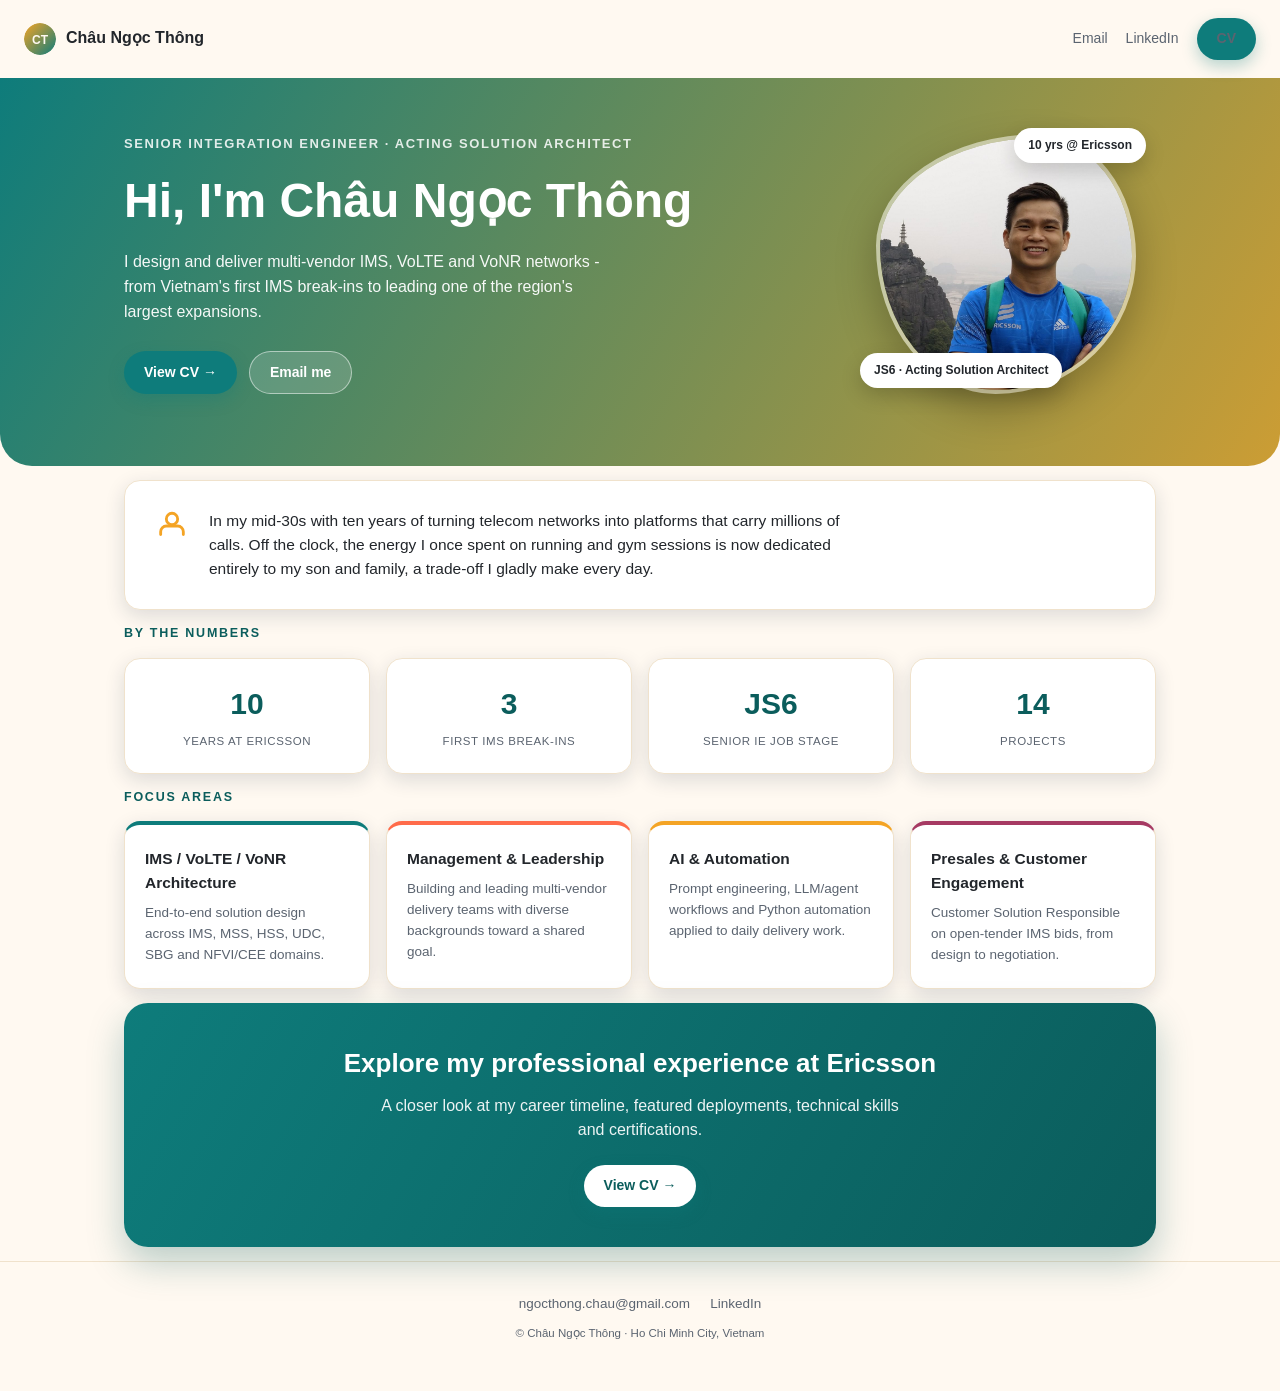
<file: index.html>
<!DOCTYPE html>
<html lang="en">
<head>
<meta charset="UTF-8">
<meta name="viewport" content="width=device-width, initial-scale=1.0">
<title>Ch&#226;u Ng&#7885;c Th&#244;ng - Senior Integration Engineer, Acting Solution Architect</title>
<meta name="description" content="Personal portfolio of Ch&#226;u Ng&#7885;c Th&#244;ng, Senior Integration Engineer (JS6) and acting Solution Architect at Ericsson Vietnam specializing in IMS, VoLTE and VoNR network delivery.">
<link rel="icon" href="assets/favicon.svg" type="image/svg+xml">
<link rel="stylesheet" href="css/style.css">
</head>
<body>

<nav class="nav">
  <a class="nav-brand" href="index.html">
    <img src="assets/favicon.svg" alt="">
    Ch&#226;u Ng&#7885;c Th&#244;ng
  </a>
  <div class="nav-links">
    <a href="mailto:ngocthong.chau@gmail.com" aria-label="Email">Email</a>
    <a href="https://www.linkedin.com/in/thong-chau-571890137" target="_blank" rel="noopener">LinkedIn</a>
    <a class="btn btn-primary" href="resume/internal.html">CV</a>
  </div>
</nav>

<header class="hero">
  <div class="container hero-grid">
    <div>
      <div class="hero-eyebrow">Senior Integration Engineer &middot; Acting Solution Architect</div>
      <h1>Hi, I'm Ch&#226;u Ng&#7885;c Th&#244;ng</h1>
      <p class="lede">I design and deliver multi-vendor <span class="acr" data-tip="IP Multimedia Subsystem" tabindex="0">IMS</span>, <span class="acr" data-tip="Voice over LTE" tabindex="0">VoLTE</span> and <span class="acr" data-tip="Voice over New Radio (5G voice)" tabindex="0">VoNR</span> networks - from Vietnam's first IMS break-ins to leading one of the region's largest expansions.</p>
      <div class="hero-ctas">
        <a class="btn btn-primary" href="resume/internal.html">View CV &rarr;</a>
        <a class="btn btn-ghost" href="mailto:ngocthong.chau@gmail.com" style="background:rgba(255,255,255,.15);color:#fff;border-color:rgba(255,255,255,.5);">Email me</a>
      </div>
    </div>
    <div class="hero-photo-wrap">
      <img class="hero-photo" src="assets/photo-hero.jpg" alt="Ch&#226;u Ng&#7885;c Th&#244;ng smiling outdoors">
      <span class="badge-float b1">10 yrs @ Ericsson</span>
      <span class="badge-float b2">JS6 &middot; Acting Solution Architect</span>
    </div>
  </div>
</header>

<section class="container" data-animate>
  <div class="bio-card">
    <svg viewBox="0 0 24 24" fill="none" stroke="currentColor" stroke-width="2" stroke-linecap="round" stroke-linejoin="round"><path d="M4 18v-2a4 4 0 0 1 4-4h8a4 4 0 0 1 4 4v2"/><circle cx="12" cy="7" r="4"/></svg>
    <p>In my mid-30s with ten years of turning telecom networks into platforms that carry millions of calls. Off the clock, the energy I once spent on running and gym sessions is now dedicated entirely to my son and family, a trade-off I gladly make every day.</p>
  </div>
</section>

<section class="container" data-animate>
  <div class="section-eyebrow">By the Numbers</div>
  <div class="stats">
    <div class="stat-card"><div class="stat-num" data-count-to="10">10</div><div class="stat-cap">Years at Ericsson</div></div>
    <div class="stat-card"><div class="stat-num" data-count-to="3">3</div><div class="stat-cap">First IMS Break-ins</div></div>
    <div class="stat-card"><div class="stat-num">JS6</div><div class="stat-cap">Senior <span class="acr" data-tip="Integration Engineer" tabindex="0">IE</span> Job Stage</div></div>
    <div class="stat-card"><div class="stat-num" data-count-to="14">14</div><div class="stat-cap">Projects</div></div>
  </div>
</section>

<section class="container" data-animate>
  <div class="section-eyebrow">Focus Areas</div>
  <div class="focus-grid">
    <div class="focus-card">
      <h3>IMS / VoLTE / VoNR Architecture</h3>
      <p>End-to-end solution design across IMS, <span class="acr" data-tip="Mobile Softswitch Solution" tabindex="0">MSS</span>, <span class="acr" data-tip="Home Subscriber Server" tabindex="0">HSS</span>, <span class="acr" data-tip="User Data Consolidation" tabindex="0">UDC</span>, <span class="acr" data-tip="Session Border Gateway" tabindex="0">SBG</span> and <span class="acr" data-tip="Network Functions Virtualization Infrastructure / Cloud Execution Environment" tabindex="0">NFVI/CEE</span> domains.</p>
    </div>
    <div class="focus-card">
      <h3>Management & Leadership</h3>
      <p>Building and leading multi-vendor delivery teams with diverse backgrounds toward a shared goal.</p>
    </div>
    <div class="focus-card">
      <h3>AI &amp; Automation</h3>
      <p>Prompt engineering, <span class="acr" data-tip="Large Language Model" tabindex="0">LLM</span>/agent workflows and Python automation applied to daily delivery work.</p>
    </div>
    <div class="focus-card">
      <h3>Presales &amp; Customer Engagement</h3>
      <p>Customer Solution Responsible on open-tender IMS bids, from design to negotiation.</p>
    </div>
  </div>
</section>

<section class="container" data-animate>
  <div class="cv-banner">
    <h2>Explore my professional experience at Ericsson</h2>
    <p>A closer look at my career timeline, featured deployments, technical skills and certifications.</p>
    <a class="btn btn-primary" href="resume/internal.html">View CV &rarr;</a>
  </div>
</section>

<footer class="site-footer">
  <div class="foot-links">
    <a href="mailto:ngocthong.chau@gmail.com">ngocthong.chau@gmail.com</a>
    <a href="https://www.linkedin.com/in/thong-chau-571890137" target="_blank" rel="noopener">LinkedIn</a>
    <!-- TODO: add GitHub profile URL, see CLAUDE.md -->
  </div>
  <div class="foot-note">&copy; Ch&#226;u Ng&#7885;c Th&#244;ng &middot; Ho Chi Minh City, Vietnam</div>
</footer>

<script src="js/main.js" defer></script>
</body>
</html>
</file>
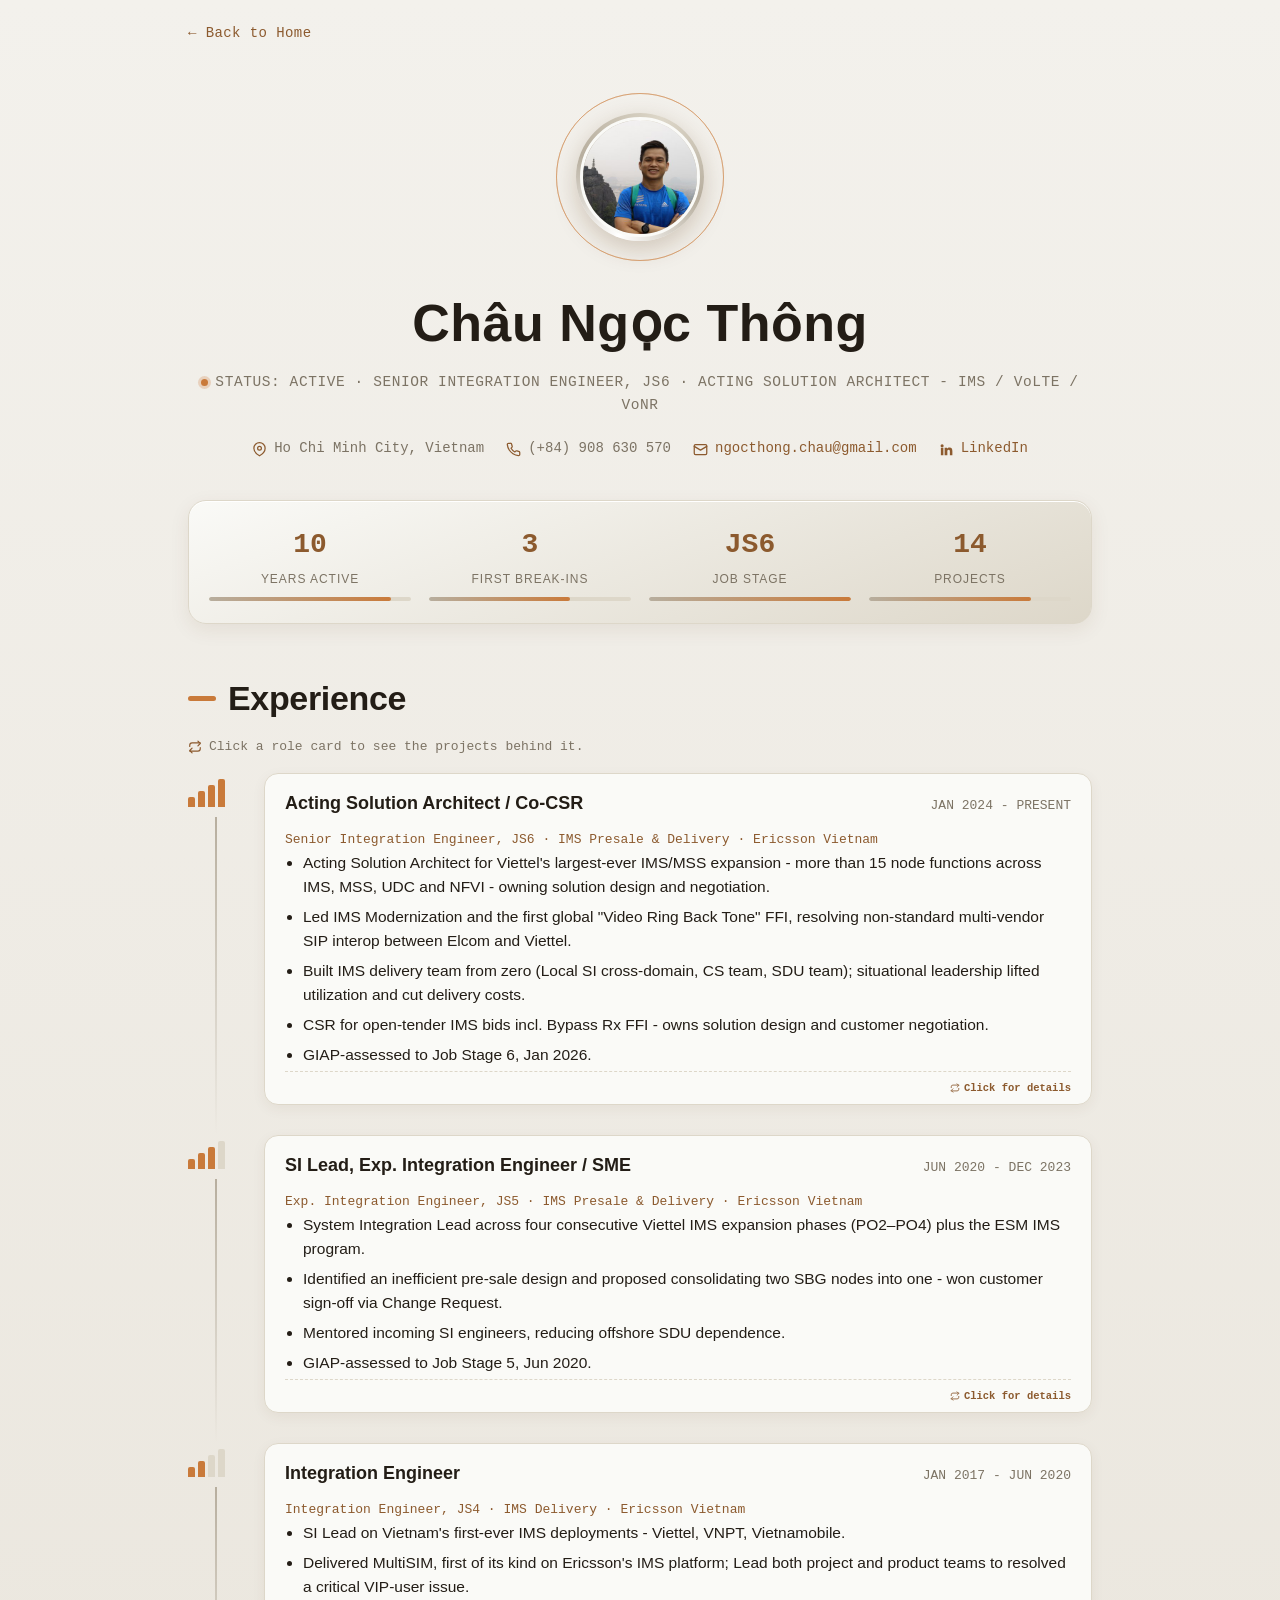
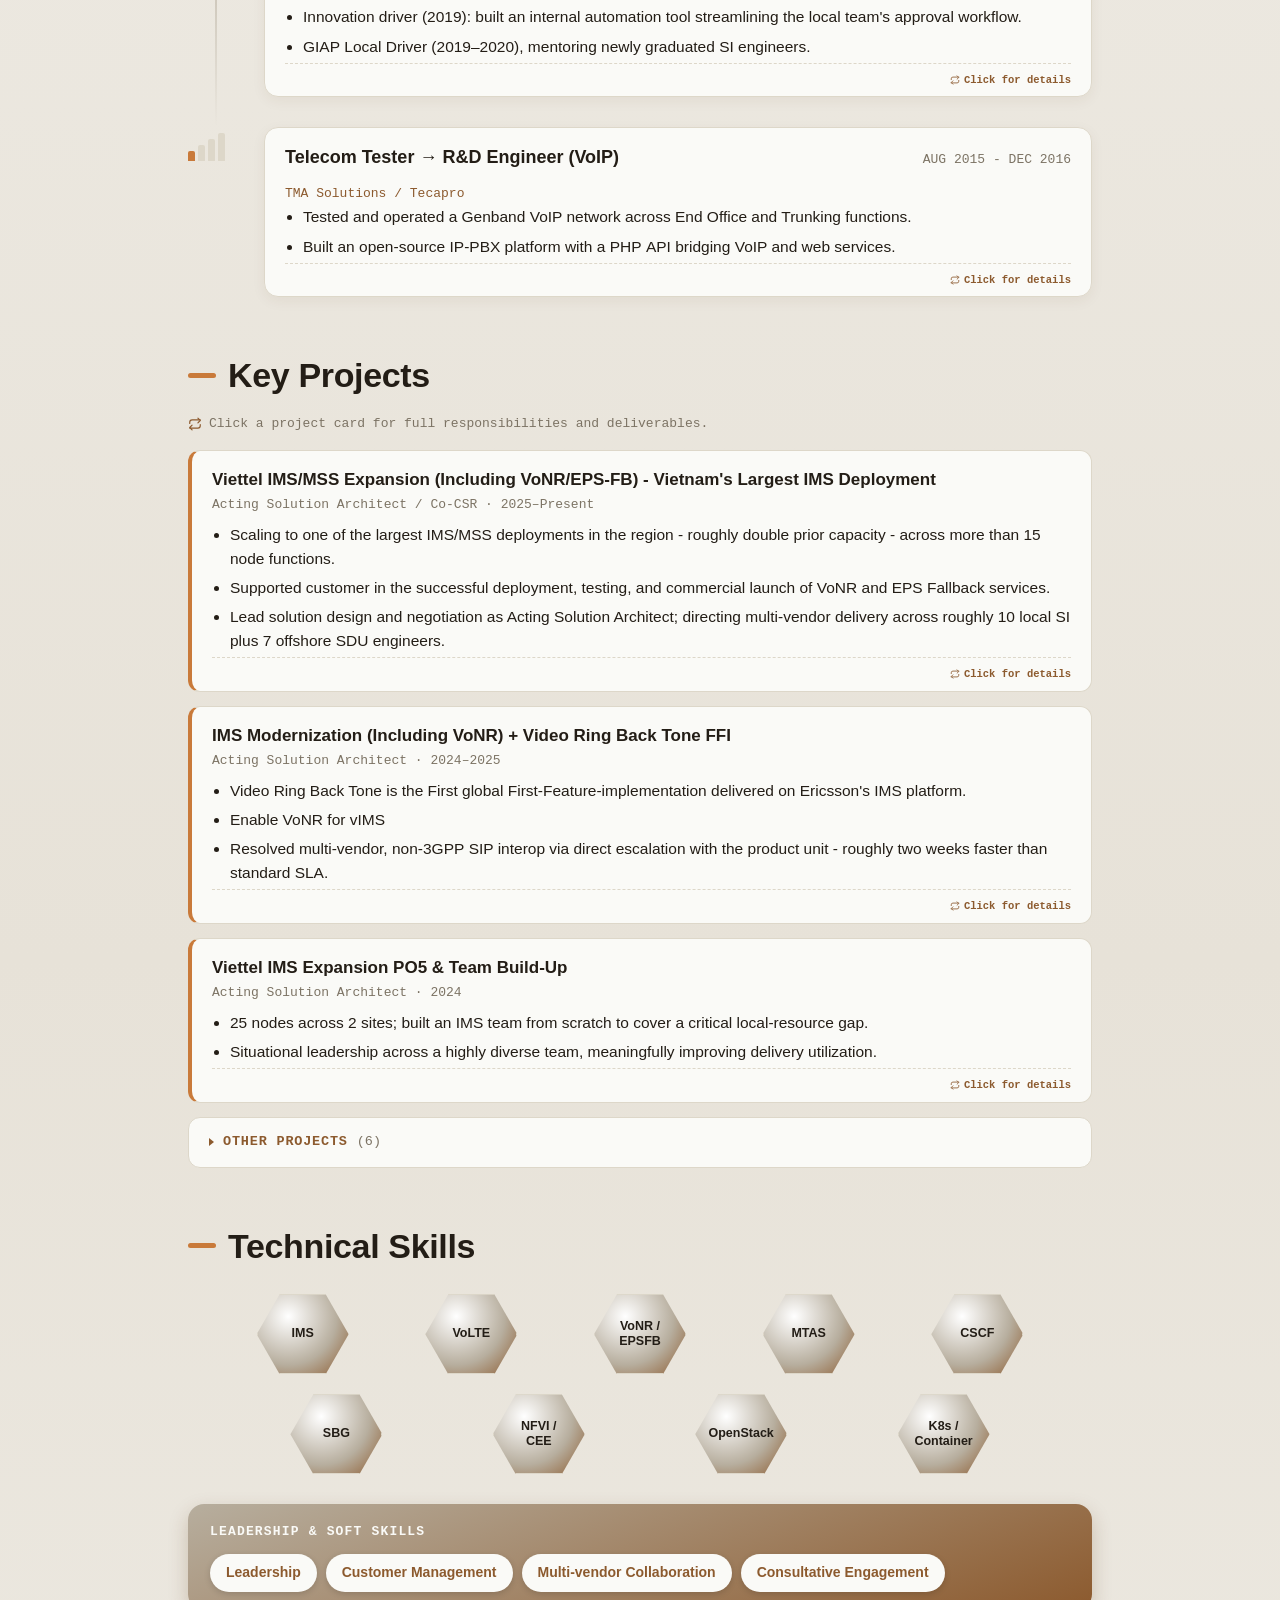
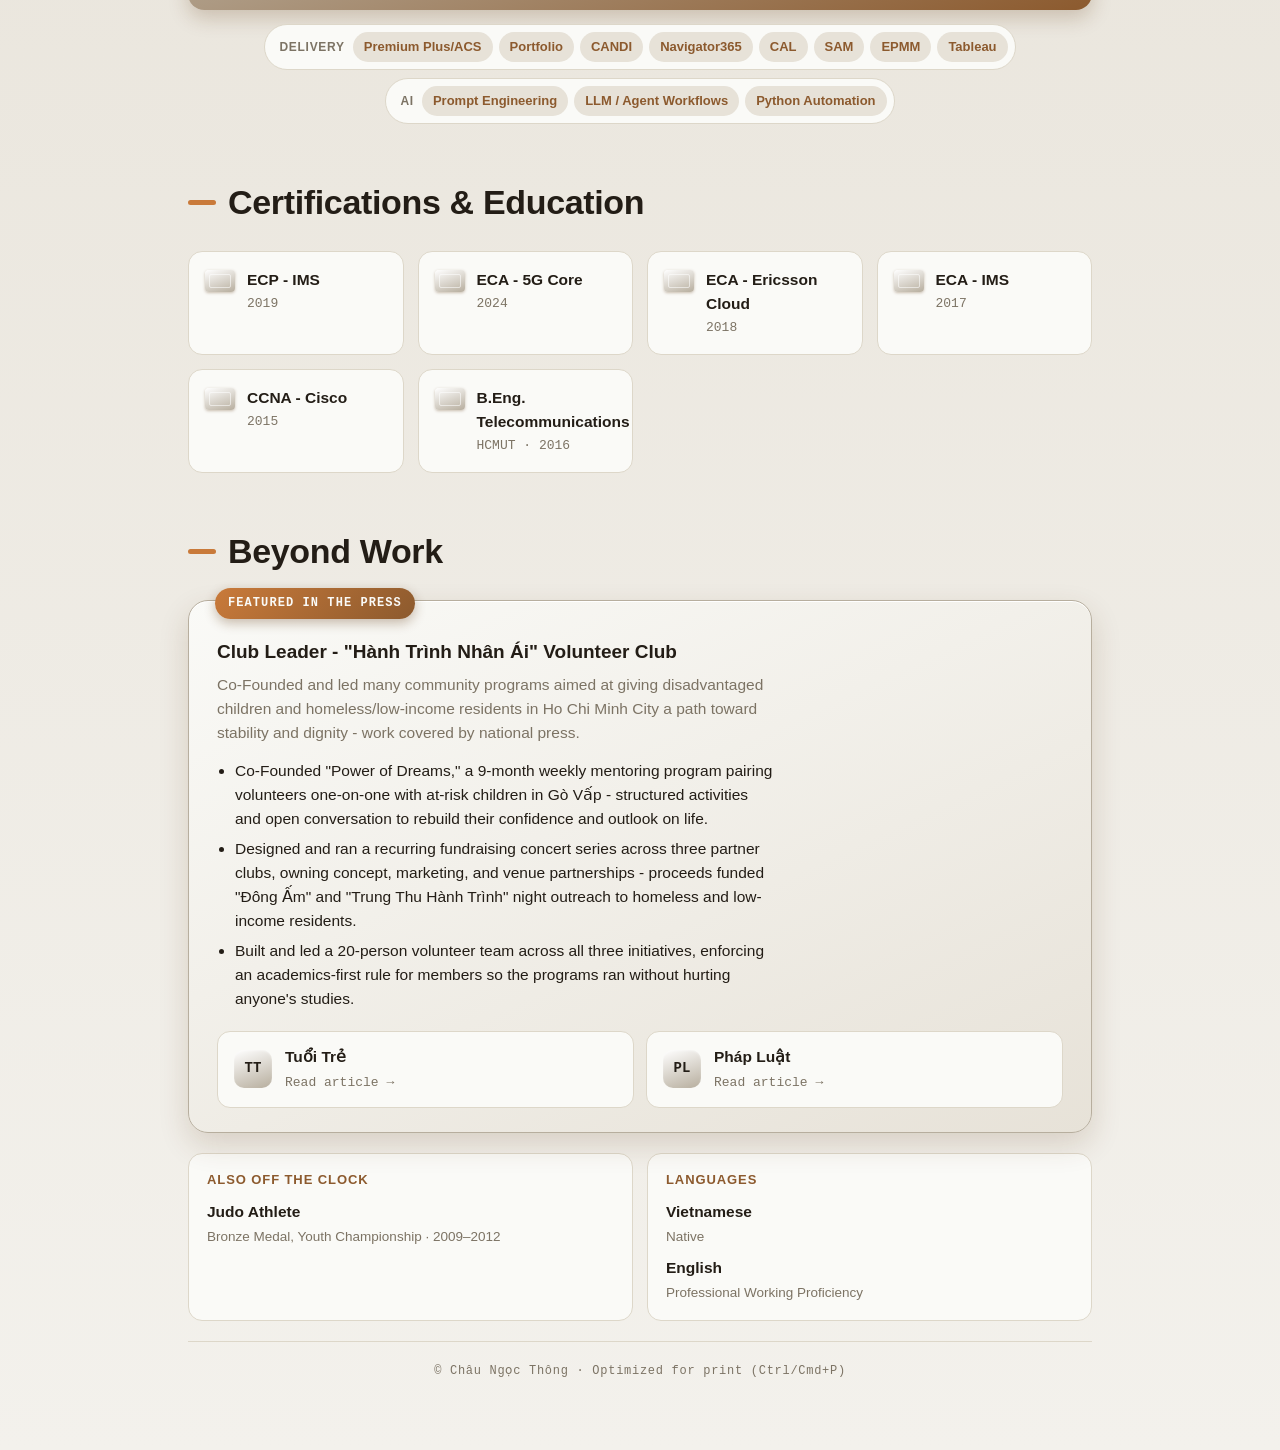
<file: resume/internal.html>
<!DOCTYPE html>
<html lang="en">
<head>
<meta charset="UTF-8">
<meta name="viewport" content="width=device-width, initial-scale=1.0">
<title>Ch&#226;u Ng&#7885;c Th&#244;ng - Senior Integration Engineer, Acting Solution Architect</title>
<meta name="description" content="Senior Integration Engineer (JS6), acting Solution Architect at Ericsson Vietnam - IMS, VoLTE and VoNR network delivery, career history and technical skills.">
<link rel="icon" href="../assets/favicon.svg" type="image/svg+xml">
<link rel="stylesheet" href="../css/internal.css">
</head>
<body>

<div class="crumb"><a href="../index.html">&larr; Back to Home</a></div>

<main class="wrap">

  <div class="hero">
    <div class="radar">
      <div class="radar-ring r1"></div>
      <div class="radar-ring r2"></div>
      <div class="radar-ring r3"></div>
      <div class="photo-chrome">
        <img src="../assets/photo-avatar.jpg" alt="Ch&#226;u Ng&#7885;c Th&#244;ng" width="128" height="128">
      </div>
    </div>
    <h1 class="name">Ch&#226;u Ng&#7885;c Th&#244;ng</h1>
    <div class="status-line"><span class="status-dot"></span>STATUS: ACTIVE &middot; SENIOR INTEGRATION ENGINEER, <span class="acr" data-tip="Job Stage 6" tabindex="0">JS6</span> &middot; ACTING SOLUTION ARCHITECT - <span class="acr" data-tip="IP Multimedia Subsystem" tabindex="0">IMS</span> / <span class="acr" data-tip="Voice over LTE" tabindex="0">VoLTE</span> / <span class="acr" data-tip="Voice over New Radio (5G voice)" tabindex="0">VoNR</span></div>
    <div class="hero-contact">
      <span class="hero-contact-item">
        <svg viewBox="0 0 24 24" fill="none" stroke="currentColor" stroke-width="2" stroke-linecap="round" stroke-linejoin="round"><path d="M21 10c0 7-9 12-9 12s-9-5-9-12a9 9 0 0 1 18 0z"/><circle cx="12" cy="10" r="3"/></svg>
        Ho Chi Minh City, Vietnam
      </span>
      <span class="hero-contact-item">
        <svg viewBox="0 0 24 24" fill="none" stroke="currentColor" stroke-width="2" stroke-linecap="round" stroke-linejoin="round"><path d="M22 16.92v3a2 2 0 0 1-2.18 2 19.79 19.79 0 0 1-8.63-3.07 19.5 19.5 0 0 1-6-6 19.79 19.79 0 0 1-3.07-8.67A2 2 0 0 1 4.11 2h3a2 2 0 0 1 2 1.72c.13.96.36 1.9.7 2.81a2 2 0 0 1-.45 2.11L8.09 9.91a16 16 0 0 0 6 6l1.27-1.27a2 2 0 0 1 2.11-.45c.91.34 1.85.57 2.81.7A2 2 0 0 1 22 16.92z"/></svg>
        (+84) 908 630 570
      </span>
      <a class="hero-contact-item" href="mailto:ngocthong.chau@gmail.com">
        <svg viewBox="0 0 24 24" fill="none" stroke="currentColor" stroke-width="2" stroke-linecap="round" stroke-linejoin="round"><rect x="2" y="4" width="20" height="16" rx="2"/><path d="m2 7 10 6 10-6"/></svg>
        ngocthong.chau@gmail.com
      </a>
      <a class="hero-contact-item" href="https://www.linkedin.com/in/thong-chau-571890137" target="_blank" rel="noopener">
        <svg viewBox="0 0 24 24" fill="currentColor"><path d="M4.98 3.5a2.5 2.5 0 1 1 0 5 2.5 2.5 0 0 1 0-5zM3 9h4v12H3zM9 9h3.8v1.7h.05c.53-1 1.83-2.05 3.77-2.05 4.03 0 4.78 2.65 4.78 6.1V21h-4v-5.6c0-1.34-.02-3.06-1.87-3.06-1.87 0-2.16 1.46-2.16 2.96V21H9z"/></svg>
        LinkedIn
      </a>
    </div>
  </div>

  <div class="stat-panel">
    <div class="stat-item"><div class="stat-num">10</div><div class="stat-label">Years Active</div><div class="meter"><i style="width:90%"></i></div></div>
    <div class="stat-item"><div class="stat-num">3</div><div class="stat-label">First Break-ins</div><div class="meter"><i style="width:70%"></i></div></div>
    <div class="stat-item"><div class="stat-num">JS6</div><div class="stat-label">Job Stage</div><div class="meter"><i style="width:100%"></i></div></div>
    <div class="stat-item"><div class="stat-num">14</div><div class="stat-label">Projects</div><div class="meter"><i style="width:80%"></i></div></div>
  </div>

  <div class="eyebrow">Experience</div>
  <p class="flip-hint"><svg viewBox="0 0 24 24" fill="none" stroke="currentColor" stroke-width="2" stroke-linecap="round" stroke-linejoin="round"><path d="M17 2l4 4-4 4"/><path d="M3 11V9a4 4 0 0 1 4-4h14"/><path d="M7 22l-4-4 4-4"/><path d="M21 13v2a4 4 0 0 1-4 4H3"/></svg>Click a role card to see the projects behind it.</p>
  <div class="timeline">

    <div class="t-row">
      <div class="bars lit-4"><i></i><i></i><i></i><i></i></div>
      <div class="t-card flip-card" tabindex="0" role="button" aria-pressed="false" aria-label="Show Activity Organizer details for this role">
      <div class="flip-inner">
      <div class="flip-front">
        <div class="t-head">
          <h3 class="t-title">Acting Solution Architect / <span class="acr" data-tip="Customer Solution Responsible" tabindex="0">Co-CSR</span></h3>
          <span class="t-when">JAN 2024 - PRESENT</span>
        </div>
        <span class="t-meta">Senior Integration Engineer, JS6 &middot; IMS Presale &amp; Delivery &middot; Ericsson Vietnam</span>
        <ul>
          <li>Acting Solution Architect for Viettel's largest-ever IMS/<span class="acr" data-tip="Mobile Softswitch Solution" tabindex="0">MSS</span> expansion - more than 15 node functions across IMS, MSS, <span class="acr" data-tip="User Data Consolidation" tabindex="0">UDC</span> and <span class="acr" data-tip="Network Functions Virtualization Infrastructure / Cloud Execution Environment" tabindex="0">NFVI</span> - owning solution design and negotiation.</li>
          <li>Led IMS Modernization and the first global "Video Ring Back Tone" <span class="acr" data-tip="Feature-for-Individual" tabindex="0">FFI</span>, resolving non-standard multi-vendor <span class="acr" data-tip="Session Initiation Protocol" tabindex="0">SIP</span> interop between Elcom and Viettel.</li>
          <li>Built IMS delivery team from zero (Local SI cross-domain, CS team, SDU team); situational leadership lifted utilization and cut delivery costs.</li>
          <li>CSR for open-tender IMS bids incl. Bypass Rx FFI - owns solution design and customer negotiation.</li>
          <li><span class="acr" data-tip="Global Individual Assessment Program" tabindex="0">GIAP</span>-assessed to Job Stage 6, Jan 2026.</li>
        </ul>
        <span class="flip-hint-badge" aria-hidden="true"><svg viewBox="0 0 24 24" fill="none" stroke="currentColor" stroke-width="2" stroke-linecap="round" stroke-linejoin="round"><path d="M17 2l4 4-4 4"/><path d="M3 11V9a4 4 0 0 1 4-4h14"/><path d="M7 22l-4-4 4-4"/><path d="M21 13v2a4 4 0 0 1-4 4H3"/></svg>Click for details</span>
      </div>
      <div class="flip-back">
        <span class="flip-back-label">Activity Organizer: projects in this role</span>
        <ul class="flip-list">
          <li><b>Viettel vIMS/MSS PO5, IMS Modernization &amp; Video Ring Back Tone (vRBT) FFI project:</b> 2024&ndash;2025. Co-CSR for Pre-Sale and Solution Architect for delivery; led a ~15-person team (local SI cross-domain, CS team and SDU); first-feature-implementation on Ericsson's IMS platform.</li>
          <li><b>Viettel vIMS/MSS expansion PO6 project:</b> 2025&ndash;Present. Acting Solution Architect for one of the largest vIMS/MSS deployments in the region; led a diverse local and offshore delivery team.</li>
          <li><b>Viettel vIMS/MSS expansion bid + Bypass Rx project:</b> 2025&ndash;Present. CSR and SA; gathered requirements and shaped the solution proposal for a follow-on expansion bid.</li>
        </ul>
      </div>
      </div>
      </div>
    </div>

    <div class="t-row">
      <div class="bars lit-3"><i></i><i></i><i></i><i></i></div>
      <div class="t-card flip-card" tabindex="0" role="button" aria-pressed="false" aria-label="Show Activity Organizer details for this role">
      <div class="flip-inner">
      <div class="flip-front">
        <div class="t-head">
          <h3 class="t-title"><span class="acr" data-tip="System Integration" tabindex="0">SI</span> Lead, Exp. Integration Engineer / <span class="acr" data-tip="Subject Matter Expert" tabindex="0">SME</span></h3>
          <span class="t-when">JUN 2020 - DEC 2023</span>
        </div>
        <span class="t-meta">Exp. Integration Engineer, JS5 &middot; IMS Presale &amp; Delivery &middot; Ericsson Vietnam</span>
        <ul>
          <li>System Integration Lead across four consecutive Viettel IMS expansion phases (PO2&ndash;PO4) plus the ESM IMS program.</li>
          <li>Identified an inefficient pre-sale design and proposed consolidating two <span class="acr" data-tip="Session Border Gateway" tabindex="0">SBG</span> nodes into one - won customer sign-off via Change Request.</li>
          <li>Mentored incoming SI engineers, reducing offshore <span class="acr" data-tip="Software Delivery Unit (offshore delivery team)" tabindex="0">SDU</span> dependence.</li>
          <li><span class="acr" data-tip="Global Individual Assessment Program" tabindex="0">GIAP</span>-assessed to Job Stage 5, Jun 2020.</li>
        </ul>
        <span class="flip-hint-badge" aria-hidden="true"><svg viewBox="0 0 24 24" fill="none" stroke="currentColor" stroke-width="2" stroke-linecap="round" stroke-linejoin="round"><path d="M17 2l4 4-4 4"/><path d="M3 11V9a4 4 0 0 1 4-4h14"/><path d="M7 22l-4-4 4-4"/><path d="M21 13v2a4 4 0 0 1-4 4H3"/></svg>Click for details</span>
      </div>
      <div class="flip-back">
        <span class="flip-back-label">Activity Organizer: projects in this role</span>
        <ul class="flip-list">
          <li><b>Viettel ESM IMS upgrade project:</b> 2018&ndash;2020. SME presale support and SI Lead in delivery-phase for the vIMS upgrade scope.</li>
          <li><b>Viettel MultiSIM new service introduction project:</b> 2019&ndash;2020. Delivery-phase team lead; conducted customer training for a first-of-its-kind service launch.</li>
          <li><b>Viettel vIMS expansion PO2&ndash;PO4 project</b> (plus ESM vIMS scope): 2019&ndash;2023. Multi-year delivery-phase team leadership; mentored incoming SI engineers to reduce offshore dependency.</li>
        </ul>
      </div>
      </div>
      </div>
    </div>

    <div class="t-row">
      <div class="bars lit-2"><i></i><i></i><i></i><i></i></div>
      <div class="t-card flip-card" tabindex="0" role="button" aria-pressed="false" aria-label="Show Activity Organizer details for this role">
      <div class="flip-inner">
      <div class="flip-front">
        <div class="t-head">
          <h3 class="t-title">Integration Engineer</h3>
          <span class="t-when">JAN 2017 - JUN 2020</span>
        </div>
        <span class="t-meta">Integration Engineer, JS4 &middot; IMS Delivery &middot; Ericsson Vietnam</span>
        <ul>
          <li>SI Lead on Vietnam's first-ever IMS deployments - Viettel, VNPT, Vietnamobile.</li>
          <li>Delivered MultiSIM, first of its kind on Ericsson's IMS platform; Lead both project and product teams to resolved a critical VIP-user issue.</li>
          <li>Innovation driver (2019): built an internal automation tool streamlining the local team's approval workflow.</li>
          <li><span class="acr" data-tip="Global Individual Assessment Program" tabindex="0">GIAP</span> Local Driver (2019&ndash;2020), mentoring newly graduated SI engineers.</li>
        </ul>
        <span class="flip-hint-badge" aria-hidden="true"><svg viewBox="0 0 24 24" fill="none" stroke="currentColor" stroke-width="2" stroke-linecap="round" stroke-linejoin="round"><path d="M17 2l4 4-4 4"/><path d="M3 11V9a4 4 0 0 1 4-4h14"/><path d="M7 22l-4-4 4-4"/><path d="M21 13v2a4 4 0 0 1-4 4H3"/></svg>Click for details</span>
      </div>
      <div class="flip-back">
        <span class="flip-back-label">Activity Organizer: projects in this role</span>
        <ul class="flip-list">
          <li><b>Viettel vIMS first break-in project:</b> 2017&ndash;2018. Site Leader for Vietnam's first vIMS break-in and first VNF/CEE deployment; ran customer training.</li>
          <li><b>VNPT vIMS first break-in and UDC expansion project:</b> 2018&ndash;2019. Site Leader; coached new SI members to reduce offshore involvement.</li>
          <li><b>Vietnam Mobile (VNM) vIMS first break-in project:</b> 2019. Test Lead; closed out acceptance testing and issue resolution.</li>
        </ul>
      </div>
      </div>
      </div>
    </div>

    <div class="t-row" style="padding-bottom:0;">
      <div class="bars lit-1"><i></i><i></i><i></i><i></i></div>
      <div class="t-card flip-card" tabindex="0" role="button" aria-pressed="false" aria-label="Show project details for this role">
      <div class="flip-inner">
      <div class="flip-front">
        <div class="t-head">
          <h3 class="t-title">Telecom Tester &rarr; R&amp;D Engineer (<span class="acr" data-tip="Voice over IP" tabindex="0">VoIP</span>)</h3>
          <span class="t-when">AUG 2015 - DEC 2016</span>
        </div>
        <span class="t-meta">TMA Solutions / Tecapro</span>
        <ul>
          <li>Tested and operated a Genband VoIP network across End Office and Trunking functions.</li>
          <li>Built an open-source <span class="acr" data-tip="IP Private Branch Exchange" tabindex="0">IP-PBX</span> platform with a <span class="acr" data-tip="Hypertext Preprocessor" tabindex="0">PHP</span> <span class="acr" data-tip="Application Programming Interface" tabindex="0">API</span> bridging VoIP and web services.</li>
        </ul>
        <span class="flip-hint-badge" aria-hidden="true"><svg viewBox="0 0 24 24" fill="none" stroke="currentColor" stroke-width="2" stroke-linecap="round" stroke-linejoin="round"><path d="M17 2l4 4-4 4"/><path d="M3 11V9a4 4 0 0 1 4-4h14"/><path d="M7 22l-4-4 4-4"/><path d="M21 13v2a4 4 0 0 1-4 4H3"/></svg>Click for details</span>
      </div>
      <div class="flip-back">
        <span class="flip-back-label">Projects in this role</span>
        <ul class="flip-list">
          <li><b>Genband VoIP network testing project</b> (End Office and Trunking), TMA Solutions: Aug 2015&ndash;Jul 2016. Operated and tested the Genband Voice Network; wrote test cases/plans, performed root-cause debugging, ran manual and automated (Testshell) testing.</li>
          <li><b>VoIP API project</b> (IP-PBX), Tecapro Telecom: Sep 2016&ndash;Dec 2016. Researched and built an open-source IP-PBX; developed a PHP API bridging the VoIP server and web server; documented the technology-transfer process.</li>
        </ul>
      </div>
      </div>
      </div>
    </div>
  </div>

  <div class="eyebrow">Key Projects</div>
  <p class="flip-hint"><svg viewBox="0 0 24 24" fill="none" stroke="currentColor" stroke-width="2" stroke-linecap="round" stroke-linejoin="round"><path d="M17 2l4 4-4 4"/><path d="M3 11V9a4 4 0 0 1 4-4h14"/><path d="M7 22l-4-4 4-4"/><path d="M21 13v2a4 4 0 0 1-4 4H3"/></svg>Click a project card for full responsibilities and deliverables.</p>
  <div class="projects">
    <div class="proj-card flip-card" tabindex="0" role="button" aria-pressed="false" aria-label="Show responsibilities and deliverables for this project">
      <div class="flip-inner">
      <div class="flip-front">
      <h3 class="proj-title">Viettel IMS/<span class="acr" data-tip="Mobile Softswitch Solution" tabindex="0">MSS</span> Expansion (Including VoNR/EPS-FB) - Vietnam's Largest IMS Deployment</h3>
      <span class="proj-meta">Acting Solution Architect / Co-<span class="acr" data-tip="Customer Solution Responsible" tabindex="0">CSR</span> &middot; 2025&ndash;Present</span>
      <ul>
        <li>Scaling to one of the largest IMS/MSS deployments in the region - roughly double prior capacity - across more than 15 node functions.</li>
        <li>Supported customer in the successful deployment, testing, and commercial launch of VoNR and EPS Fallback services.</li>
        <li>Lead solution design and negotiation as Acting Solution Architect; directing multi-vendor delivery across roughly 10 local SI plus 7 offshore <span class="acr" data-tip="Software Delivery Unit (offshore delivery team)" tabindex="0">SDU</span> engineers.</li>
      </ul>
      <span class="flip-hint-badge" aria-hidden="true"><svg viewBox="0 0 24 24" fill="none" stroke="currentColor" stroke-width="2" stroke-linecap="round" stroke-linejoin="round"><path d="M17 2l4 4-4 4"/><path d="M3 11V9a4 4 0 0 1 4-4h14"/><path d="M7 22l-4-4 4-4"/><path d="M21 13v2a4 4 0 0 1-4 4H3"/></svg>Click for details</span>
      </div>
      <div class="flip-back">
        <span class="flip-back-label">Viettel IMS/MSS Expansion (Including VoNR/EPS-FB) &middot; 2025&ndash;Present</span>
        <b class="flip-sub">Responsibilities</b>
        <ul class="flip-list">
          <li>Acting Solution Architect for the delivery phase, leading a diverse local and offshore delivery team across multiple domains and job stages.</li>
          <li>Owns solution design across a complex multi-domain footprint (IMS/MSS/UDC/NFVI-CEE).</li>
          <li>CSR and SA for a follow-on expansion bid (incl. Bypass Rx): engaging directly with the customer to shape the solution proposal.</li>
          <li>Coaches cross-domain engineers onto vIMS, improving delivery utilization.</li>
        </ul>
        <b class="flip-sub">Deliverables</b>
        <ul class="flip-list">
          <li>Solution Description; HLD/LLD/ATP/MOP documentation; training materials.</li>
          <li>Solution proposal and description; service-costing and customer-negotiation support for the bid phase.</li>
        </ul>
      </div>
      </div>
    </div>
    <div class="proj-card flip-card" tabindex="0" role="button" aria-pressed="false" aria-label="Show responsibilities and deliverables for this project">
      <div class="flip-inner">
      <div class="flip-front">
      <h3 class="proj-title">IMS Modernization (Including VoNR) + Video Ring Back Tone FFI</h3>
      <span class="proj-meta">Acting Solution Architect &middot; 2024&ndash;2025</span>
      <ul>
        <li>Video Ring Back Tone is the First global First-Feature-implementation delivered on Ericsson's IMS platform.</li>
        <li>Enable VoNR for vIMS</li>
        <li>Resolved multi-vendor, non-<span class="acr" data-tip="3rd Generation Partnership Project (the global mobile standards body)" tabindex="0">3GPP</span> SIP interop via direct escalation with the product unit - roughly two weeks faster than standard <span class="acr" data-tip="Service Level Agreement" tabindex="0">SLA</span>.</li>
      </ul>
      <span class="flip-hint-badge" aria-hidden="true"><svg viewBox="0 0 24 24" fill="none" stroke="currentColor" stroke-width="2" stroke-linecap="round" stroke-linejoin="round"><path d="M17 2l4 4-4 4"/><path d="M3 11V9a4 4 0 0 1 4-4h14"/><path d="M7 22l-4-4 4-4"/><path d="M21 13v2a4 4 0 0 1-4 4H3"/></svg>Click for details</span>
      </div>
      <div class="flip-back">
        <span class="flip-back-label">IMS Modernization (Including VoNR) + vRBT FFI &middot; 2024&ndash;2025</span>
        <b class="flip-sub">Responsibilities</b>
        <ul class="flip-list">
          <li>Acting Solution Architect for the delivery phase; led a cross-domain team of about ten engineers spanning multiple job stages.</li>
          <li>Owned a complex multi-domain solution introducing a new Feature-for-Individual (Video Ring Back Tone): first of its kind on Ericsson's IMS platform.</li>
          <li>Led customer-facing solution meetings, ATP walkthroughs, and issue root-cause-analysis sessions.</li>
        </ul>
        <b class="flip-sub">Deliverables</b>
        <ul class="flip-list">
          <li>Solution Description; HLD/LLD/ATP/MOP documentation; training materials.</li>
        </ul>
      </div>
      </div>
    </div>
    <div class="proj-card flip-card" tabindex="0" role="button" aria-pressed="false" aria-label="Show responsibilities and deliverables for this project">
      <div class="flip-inner">
      <div class="flip-front">
      <h3 class="proj-title">Viettel IMS Expansion PO5 &amp; Team Build-Up</h3>
      <span class="proj-meta">Acting Solution Architect &middot; 2024</span>
      <ul>
        <li>25 nodes across 2 sites; built an IMS team from scratch to cover a critical local-resource gap.</li>
        <li>Situational leadership across a highly diverse team, meaningfully improving delivery utilization.</li>
      </ul>
      <span class="flip-hint-badge" aria-hidden="true"><svg viewBox="0 0 24 24" fill="none" stroke="currentColor" stroke-width="2" stroke-linecap="round" stroke-linejoin="round"><path d="M17 2l4 4-4 4"/><path d="M3 11V9a4 4 0 0 1 4-4h14"/><path d="M7 22l-4-4 4-4"/><path d="M21 13v2a4 4 0 0 1-4 4H3"/></svg>Click for details</span>
      </div>
      <div class="flip-back">
        <span class="flip-back-label">Viettel IMS Expansion PO5 &amp; Team Build-Up &middot; 2024</span>
        <b class="flip-sub">Responsibilities</b>
        <ul class="flip-list">
          <li>Built and led a ~5-person cross-domain IMS delivery team from the ground up to close a critical local-resourcing gap.</li>
          <li>Applied situational leadership across a highly diverse team (multiple job stages, members from partner groups) to deliver ahead of schedule.</li>
          <li>Coordinated with multiple vendors on integration components outside standard specifications.</li>
        </ul>
        <b class="flip-sub">Deliverables</b>
        <ul class="flip-list">
          <li>Solution Description; HLD/LLD/ATP/MOP documentation; training materials.</li>
        </ul>
      </div>
      </div>
    </div>
  </div>

  <details class="other-projects">
    <summary>Other Projects <span class="other-count">(6)</span></summary>
    <div class="other-proj-list">
      <details class="other-proj-row">
        <summary>
          <span class="op-title">Viettel vIMS expansion PO2-PO4 project (plus ESM vIMS scope)</span>
          <span class="op-meta">SME / Exp. Integration Engineer &middot; 2019&ndash;2023</span>
        </summary>
        <div class="op-body">
          <b class="flip-sub">Responsibilities</b>
          <ul class="flip-list">
            <li>SME presale support on the vIMS solution domain and service costing; SI Lead in delivery-phase; mentored incoming SI engineers to reduce offshore dependence; led solution meetings, ATP walkthroughs, and issue root-cause-analysis meetings.</li>
          </ul>
          <b class="flip-sub">Deliverables</b>
          <ul class="flip-list">
            <li>Solution description; HLD/LLD/ATP/MOP documentation; training slides.</li>
          </ul>
        </div>
      </details>
      <details class="other-proj-row">
        <summary>
          <span class="op-title">Viettel MultiSIM new service introduction project</span>
          <span class="op-meta">SME / Exp. Integration Engineer &middot; 2019&ndash;2020</span>
        </summary>
        <div class="op-body">
          <b class="flip-sub">Responsibilities</b>
          <ul class="flip-list">
            <li>SME presale support on the vIMS solution domain and service costing; SI Lead in delivery-phase; conducted customer training for the first-of-its-kind MultiSIM service; led solution meetings, ATP walkthroughs, and issue root-cause-analysis meetings.</li>
          </ul>
          <b class="flip-sub">Deliverables</b>
          <ul class="flip-list">
            <li>Solution description; HLD/LLD/ATP documentation; training slides.</li>
          </ul>
        </div>
      </details>
      <details class="other-proj-row">
        <summary>
          <span class="op-title">Viettel ESM IMS upgrade project</span>
          <span class="op-meta">SME / Integration Engineer &middot; 2018&ndash;2020</span>
        </summary>
        <div class="op-body">
          <b class="flip-sub">Responsibilities</b>
          <ul class="flip-list">
            <li>SME presale support for service costing on the IMS scope; SI Lead in delivery-phase for the vIMS upgrade; coached new SI members to reduce offshore dependence; led procedure/solution meetings, ATP walkthroughs, and issue root-cause-analysis meetings.</li>
          </ul>
          <b class="flip-sub">Deliverables</b>
          <ul class="flip-list">
            <li>Support-service costing and delivery plan; LLD/ATP/MOP documentation.</li>
          </ul>
        </div>
      </details>
      <details class="other-proj-row">
        <summary>
          <span class="op-title">Vietnam Mobile (VNM) vIMS first break-in project</span>
          <span class="op-meta">Integration Engineer &middot; 2019</span>
        </summary>
        <div class="op-body">
          <b class="flip-sub">Responsibilities</b>
          <ul class="flip-list">
            <li>Test Lead; resolved outstanding issues and completed ATP procedures to close the project; handled acceptance-test approvals, progress reporting, and issue root-cause-analysis meetings.</li>
          </ul>
          <b class="flip-sub">Deliverables</b>
          <ul class="flip-list">
            <li>ATP detail plan, daily reporting, ATP sign-off.</li>
          </ul>
        </div>
      </details>
      <details class="other-proj-row">
        <summary>
          <span class="op-title">VNPT vIMS first break-in and UDC expansion project</span>
          <span class="op-meta">Integration Engineer &middot; 2018&ndash;2019</span>
        </summary>
        <div class="op-body">
          <b class="flip-sub">Responsibilities</b>
          <ul class="flip-list">
            <li>Site Leader responsible for on-site delivery, managing local SIs; coached new SI members to reduce offshore dependence; handled acceptance-test approvals, progress reporting, and solution-design discussions.</li>
          </ul>
          <b class="flip-sub">Deliverables</b>
          <ul class="flip-list">
            <li>Deployment detail plan, daily reporting, LLD document, training documentation, upgrade MOP, ATP sign-off.</li>
          </ul>
        </div>
      </details>
      <details class="other-proj-row">
        <summary>
          <span class="op-title">Viettel vIMS first break-in project</span>
          <span class="op-meta">Integration Engineer &middot; 2017&ndash;2018</span>
        </summary>
        <div class="op-body">
          <b class="flip-sub">Responsibilities</b>
          <ul class="flip-list">
            <li>Site Leader responsible for on-site delivery, managing multiple SDU and local SIs; led customer training for Viettel's first vIMS break-in and first VNF/CEE deployment; handled acceptance-test approvals, progress reporting, and solution-design discussions.</li>
          </ul>
          <b class="flip-sub">Deliverables</b>
          <ul class="flip-list">
            <li>Deployment detail plan, daily reporting, LLD document, training documentation, upgrade MOP, ATP sign-off.</li>
          </ul>
        </div>
      </details>
    </div>
  </details>

  <div class="eyebrow">Technical Skills</div>
  <div class="coverage">
    <div class="dial-rows">
      <div class="dial-row">
        <div class="dial-wrap" tabindex="0" data-tip="IP Multimedia Subsystem - Proxy / Interrogating / Serving Call Session Control Function"><div class="dial"><span>IMS</span></div></div>
        <div class="dial-wrap" tabindex="0" data-tip="Voice over LTE"><div class="dial"><span>VoLTE</span></div></div>
        <div class="dial-wrap" tabindex="0" data-tip="Voice over New Radio (5G voice)"><div class="dial"><span>VoNR / EPSFB</span></div></div>
        <div class="dial-wrap" tabindex="0" data-tip="Multimedia Telephony Application Server"><div class="dial"><span>MTAS</span></div></div>
        <div class="dial-wrap" tabindex="0" data-tip="Call Session Control Function "><div class="dial"><span>CSCF</span></div></div>
      </div>
      <div class="dial-row">
        <div class="dial-wrap" tabindex="0" data-tip="Session Border Gateway"><div class="dial"><span>SBG</span></div></div>
        <div class="dial-wrap" tabindex="0" data-tip="Network Functions Virtualization Infrastructure / Cloud Execution Environment"><div class="dial"><span>NFVI /<br>CEE</span></div></div>
        <div class="dial-wrap" tabindex="0" data-tip="OpenStack"><div class="dial"><span>OpenStack</span></div></div>
        <div class="dial-wrap" tabindex="0" data-tip="Kubernetes / Container "><div class="dial"><span>K8s /<br>Container </span></div></div>
      </div>
    </div>

    <div class="soft-skills">
      <span class="soft-skills-label">Leadership &amp; Soft Skills</span>
      <div class="chip-row">
        <span class="chip-lg">Leadership</span>
        <span class="chip-lg">Customer Management</span>
        <span class="chip-lg">Multi-vendor Collaboration</span>
        <span class="chip-lg">Consultative Engagement</span>
      </div>
    </div>

    <div class="coverage-tags">
      <div class="grp">
        <b>Delivery</b>
        <span class="chip" data-tip="ACS: Automatic Configuration Solutions" tabindex="0">Premium Plus/ACS</span><span class="chip">Portfolio</span><span class="chip" data-tip="Capacity And Node Dimensioning tool" tabindex="0">CANDI</span>
        <span class="chip">Navigator365</span><span class="chip">CAL</span><span class="chip" data-tip="Software Asset Management" tabindex="0">SAM</span>
        <span class="chip" data-tip="Ericsson Project Management Methodology" tabindex="0">EPMM</span><span class="chip">Tableau</span>
      </div>
    </div>
    <div class="coverage-tags" style="margin-top:8px;">
      <div class="grp">
        <b>AI</b>
        <span class="chip">Prompt Engineering</span><span class="chip" data-tip="Large Language Model" tabindex="0">LLM / Agent Workflows</span><span class="chip">Python Automation</span>
      </div>
    </div>
  </div>

  <div class="eyebrow">Certifications &amp; Education</div>
  <div class="credentials">
    <div class="cred-card" tabindex="0" data-tip="Ericsson Certified Professional - IP Multimedia Subsystem"><div class="chip-icon"></div><div><div class="cred-name">ECP - IMS</div><div class="cred-meta">2019</div></div></div>
    <div class="cred-card" tabindex="0" data-tip="Ericsson Certified Associate - 5G Core Network"><div class="chip-icon"></div><div><div class="cred-name">ECA - 5G Core</div><div class="cred-meta">2024</div></div></div>
    <div class="cred-card" tabindex="0" data-tip="Ericsson Certified Associate - Cloud Infrastructure"><div class="chip-icon"></div><div><div class="cred-name">ECA - Ericsson Cloud</div><div class="cred-meta">2018</div></div></div>
    <div class="cred-card" tabindex="0" data-tip="Ericsson Certified Associate - IP Multimedia Subsystem"><div class="chip-icon"></div><div><div class="cred-name">ECA - IMS</div><div class="cred-meta">2017</div></div></div>
    <div class="cred-card" tabindex="0" data-tip="Cisco Certified Network Associate"><div class="chip-icon"></div><div><div class="cred-name">CCNA - Cisco</div><div class="cred-meta">2015</div></div></div>
    <div class="cred-card" tabindex="0" data-tip="Bachelor of Engineering - Telecommunications Engineering"><div class="chip-icon"></div><div><div class="cred-name">B.Eng. Telecommunications</div><div class="cred-meta"><span class="acr" data-tip="Ho Chi Minh City University of Technology" tabindex="0">HCMUT</span> &middot; 2016</div></div></div>
  </div>

  <div class="eyebrow">Beyond Work</div>
  <div class="press-spotlight">
    <div class="press-badge">Featured in the Press</div>
    <h3>Club Leader - "H&#224;nh Tr&#236;nh Nh&#226;n &#193;i" Volunteer Club</h3>
    <p class="desc">Co-Founded and led many community programs aimed at giving disadvantaged children and homeless/low-income residents in Ho Chi Minh City a path toward stability and dignity - work covered by national press.</p>
    <ul>
      <li>Co-Founded "Power of Dreams," a 9-month weekly mentoring program pairing volunteers one-on-one with at-risk children in G&#242; V&#7845;p - structured activities and open conversation to rebuild their confidence and outlook on life.</li>
      <li>Designed and ran a recurring fundraising concert series across three partner clubs, owning concept, marketing, and venue partnerships - proceeds funded "&#272;&#244;ng &#7844;m" and "Trung Thu H&#224;nh Tr&#236;nh" night outreach to homeless and low-income residents.</li>
      <li>Built and led a 20-person volunteer team across all three initiatives, enforcing an academics-first rule for members so the programs ran without hurting anyone's studies.</li>
    </ul>
    <div class="press-articles">
      <a class="press-tile" href="https://tuoitre.vn/tinh-nguyen-ngoi-lai-ben-nhau-560960.htm" target="_blank" rel="noopener">
        <div class="press-icon">TT</div>
        <div class="press-tile-text"><b>Tu&#7893;i Tr&#7867;</b><span>Read article &rarr;</span></div>
      </a>
      <a class="press-tile" href="https://tuoitre.vn/plo/hat-phong-tra-de-giup-nguoi-ngheo-post274266.html" target="_blank" rel="noopener">
        <div class="press-icon">PL</div>
        <div class="press-tile-text"><b>Ph&#225;p Lu&#7853;t</b><span>Read article &rarr;</span></div>
      </a>
    </div>
  </div>

  <div class="dispatch">
    <div class="dispatch-card">
      <h3>Also Off the Clock</h3>
      <div class="dispatch-fact"><b>Judo Athlete</b><span>Bronze Medal, Youth Championship &middot; 2009&ndash;2012</span></div>
    </div>
    <div class="dispatch-card">
      <h3>Languages</h3>
      <div class="dispatch-fact"><b>Vietnamese</b><span>Native</span></div>
      <div class="dispatch-fact"><b>English</b><span>Professional Working Proficiency</span></div>
    </div>
  </div>

  <footer>&copy; Ch&#226;u Ng&#7885;c Th&#244;ng &middot; Optimized for print (Ctrl/Cmd+P)</footer>
</main>

<script src="../js/internal.js" defer></script>
</body>
</html>
</file>
<file: css/style.css>
:root{
  --bg:#FFF9F1;
  --bg-card:#FFFFFF;
  --ink:#22262B;
  --muted:#5B6470;
  --teal:#0E7C7B;
  --teal-deep:#0B5D5C;
  --coral:#FF6B4A;
  --amber:#F4A425;
  --berry:#A63A63;
  --border:#F0E2CC;
  --shadow:rgba(15,37,64,.14);
  --radius:16px;
  --font:'Segoe UI',-apple-system,BlinkMacSystemFont,Helvetica,Arial,sans-serif;
}
@media (prefers-color-scheme: dark){
  :root{
    --bg:#1B1712;
    --bg-card:#25201A;
    --ink:#F3ECE0;
    --muted:#B9AC98;
    --border:#3A3226;
    --shadow:rgba(0,0,0,.4);
  }
}
*{box-sizing:border-box;}
html,body{margin:0;}
body{
  background:var(--bg);
  color:var(--ink);
  font-family:var(--font);
  line-height:1.55;
  -webkit-font-smoothing:antialiased;
}
a{color:inherit;}
.container{max-width:1080px;margin:0 auto;padding:0 24px;}
img{max-width:100%;display:block;}

/* ================= NAV ================= */
.nav{
  position:sticky;top:0;z-index:30;
  display:flex;align-items:center;justify-content:space-between;
  padding:18px 24px;
  transition:padding .2s ease, box-shadow .2s ease, background .2s ease;
}
.nav--scrolled{
  padding:10px 24px;
  background:var(--bg);
  box-shadow:0 2px 14px var(--shadow);
}
.nav-brand{display:flex;align-items:center;gap:10px;text-decoration:none;font-weight:700;color:var(--ink);}
.nav-brand img{width:32px;height:32px;border-radius:50%;}
.nav-links{display:flex;align-items:center;gap:18px;}
.nav-links a{text-decoration:none;font-size:14px;color:var(--muted);}
.nav-links a:hover{color:var(--teal);}
.btn{
  display:inline-flex;align-items:center;gap:8px;
  padding:10px 20px;border-radius:999px;font-weight:600;font-size:14px;
  text-decoration:none;transition:transform .15s ease, box-shadow .15s ease;
}
.btn-primary{background:var(--teal);color:#fff;box-shadow:0 6px 16px rgba(14,124,123,.3);}
.btn-primary:hover{transform:translateY(-2px);box-shadow:0 10px 22px rgba(14,124,123,.38);}
.btn-ghost{border:1.5px solid var(--border);color:var(--ink);}
.btn-ghost:hover{border-color:var(--teal);color:var(--teal);}

/* ================= HERO ================= */
.hero{
  background:linear-gradient(120deg,var(--teal) 0%,var(--amber) 55%,var(--coral) 100%);
  background-size:220% 220%;
  animation:gradientShift 14s ease infinite;
  border-radius:0 0 32px 32px;
  padding:56px 0 72px;
  color:#fff;
}
@keyframes gradientShift{0%{background-position:0% 50%}50%{background-position:100% 50%}100%{background-position:0% 50%}}
@media (prefers-reduced-motion: reduce){.hero{animation:none;}}
.hero-grid{
  display:grid;grid-template-columns:1fr 300px;gap:40px;align-items:center;
}
.hero-eyebrow{font-size:13px;letter-spacing:.12em;text-transform:uppercase;opacity:.85;margin-bottom:10px;font-weight:600;}
.hero h1{font-size:clamp(32px,5vw,48px);margin:0 0 12px;text-wrap:balance;}
.hero p.lede{font-size:16px;max-width:480px;opacity:.95;margin:0 0 26px;}
.hero-ctas{display:flex;flex-wrap:wrap;gap:12px;}
.hero-photo-wrap{position:relative;justify-self:center;}
.hero-photo{
  width:260px;height:260px;object-fit:cover;
  border-radius:63% 37% 54% 46% / 43% 47% 53% 57%;
  box-shadow:0 16px 40px rgba(0,0,0,.25);
  border:4px solid rgba(255,255,255,.5);
  animation:popIn .7s ease both;
}
@keyframes popIn{from{opacity:0;transform:scale(.9);}to{opacity:1;transform:scale(1);}}
.badge-float{
  position:absolute;background:#fff;color:var(--ink);
  font-size:12px;font-weight:700;padding:8px 14px;border-radius:999px;
  box-shadow:0 8px 20px rgba(0,0,0,.18);
  animation:fadeUp .6s ease both .3s;
}
@keyframes fadeUp{from{opacity:0;transform:translateY(12px);}to{opacity:1;transform:translateY(0);}}
.badge-float.b1{top:-6px;right:-10px;}
.badge-float.b2{bottom:6px;left:-16px;}

@media (max-width:760px){
  .hero-grid{grid-template-columns:1fr;text-align:center;}
  .hero p.lede{margin-left:auto;margin-right:auto;}
  .hero-ctas{justify-content:center;}
  .hero-photo-wrap{margin-top:12px;}
}

/* ================= SECTION SHELL ================= */
section{padding:56px 0;}
.section-eyebrow{
  font-size:12.5px;letter-spacing:.14em;text-transform:uppercase;color:var(--teal-deep);
  font-weight:700;margin:14px 0 14px;
}

/* reveal-on-scroll */
[data-animate]{opacity:0;transform:translateY(18px);transition:opacity .6s ease, transform .6s ease;}
[data-animate].is-visible{opacity:1;transform:translateY(0);}
@media (prefers-reduced-motion: reduce){
  [data-animate]{opacity:1;transform:none;transition:none;}
}

/* ================= BIO ================= */
.bio-card{
  background:var(--bg-card);border:1px solid var(--border);border-radius:var(--radius);
  padding:28px 30px;box-shadow:0 6px 20px var(--shadow);margin:14px 0 14px;
  display:flex;gap:20px;align-items:flex-start;
}
.bio-card svg{flex:0 0 auto;width:34px;height:34px;color:var(--amber);}
.bio-card p{margin:0;font-size:15.5px;color:var(--ink);max-width:640px;}

/* ================= STATS ================= */
.stats{display:grid;grid-template-columns:repeat(4,1fr);gap:16px;}
.stat-card{
  background:var(--bg-card);border:1px solid var(--border);border-radius:var(--radius);
  padding:22px 18px;text-align:center;box-shadow:0 6px 20px var(--shadow);
}
.stat-num{font-size:30px;font-weight:800;color:var(--teal-deep);font-variant-numeric:tabular-nums;}
.stat-cap{font-size:11.5px;letter-spacing:.05em;text-transform:uppercase;color:var(--muted);margin-top:6px;}

@media (max-width:760px){.stats{grid-template-columns:repeat(2,1fr);}}
@media (max-width:480px){.stats{grid-template-columns:1fr;}}

/* ================= FOCUS AREAS ================= */
.focus-grid{display:grid;grid-template-columns:repeat(4,1fr);gap:16px;}
.focus-card{
  background:var(--bg-card);border:1px solid var(--border);border-top:4px solid var(--teal);
  border-radius:var(--radius);padding:22px 20px;box-shadow:0 6px 20px var(--shadow);
  transition:transform .15s ease, box-shadow .15s ease;
}
.focus-card:hover{transform:translateY(-4px);box-shadow:0 12px 28px var(--shadow);}
.focus-card:nth-child(2){border-top-color:var(--coral);}
.focus-card:nth-child(3){border-top-color:var(--amber);}
.focus-card:nth-child(4){border-top-color:var(--berry);}
.focus-card h3{font-size:15.5px;margin:0 0 8px;}
.focus-card p{font-size:13.5px;color:var(--muted);margin:0;}

@media (max-width:760px){.focus-grid{grid-template-columns:1fr 1fr;}}
@media (max-width:480px){.focus-grid{grid-template-columns:1fr;}}

/* ================= CV CALLOUT ================= */
.cv-banner{
  background:linear-gradient(120deg,var(--teal),var(--teal-deep));
  border-radius:24px;padding:40px 36px;color:#fff;text-align:center;margin:14px 0 14px;
  box-shadow:0 16px 36px rgba(11,93,92,.28);
}
.cv-banner h2{margin:0 0 10px;font-size:26px;}
.cv-banner p{margin:0 0 22px;opacity:.92;max-width:520px;margin-left:auto;margin-right:auto;}
.cv-banner .btn-primary{background:#fff;color:var(--teal-deep);}
.cv-banner .btn-primary:hover{box-shadow:0 10px 24px rgba(0,0,0,.2);}

/* ================= FOOTER ================= */
footer.site-footer{
  padding:32px 0 48px;text-align:center;border-top:1px solid var(--border);
}
footer.site-footer .foot-links{display:flex;justify-content:center;gap:20px;margin-bottom:10px;}
footer.site-footer a{text-decoration:none;color:var(--muted);font-size:13.5px;}
footer.site-footer a:hover{color:var(--teal);}
footer.site-footer .foot-note{font-size:11.5px;color:var(--muted);}

/* ================= TOOLTIP (acronym glossary) ================= */
[data-tip]{position:relative;}
[data-tip]::after{
  content:attr(data-tip);
  position:absolute;left:50%;bottom:calc(100% + 9px);transform:translateX(-50%) translateY(4px);
  background:var(--ink);color:var(--bg-card);
  font-family:var(--font);font-size:13.5px;font-weight:500;line-height:1.4;
  padding:9px 12px;border-radius:9px;width:max-content;max-width:230px;text-align:left;
  box-shadow:0 8px 20px rgba(0,0,0,.28);
  opacity:0;pointer-events:none;transition:opacity .15s ease, transform .15s ease;z-index:20;
}
[data-tip]::before{
  content:"";position:absolute;left:50%;bottom:calc(100% + 4px);transform:translateX(-50%);
  border:5px solid transparent;border-top-color:var(--ink);
  opacity:0;transition:opacity .15s ease;pointer-events:none;z-index:20;
}
[data-tip]:hover::after,[data-tip]:focus-visible::after,
[data-tip]:hover::before,[data-tip]:focus-visible::before{opacity:1;transform:translateX(-50%) translateY(0);}
.acr{cursor:help;}
</file>
<file: css/internal.css>
:root{
  --warm-0:#F3F1EC;
  --warm-1:#E7E2D8;
  --warm-2:#B7AE9E;
  --warm-deep:#8C5A2E;
  --bronze-0:#FAFAF7;
  --bronze-1:#DDD7C9;
  --bronze-shine:#FFFFFF;
  --ink:#231D16;
  --ink-soft:#7C7364;
  --glow:#C97A3A;
  --glow-soft:rgba(201,122,58,.3);
  --good:#C97A3A;
  --font-display:'Segoe UI',Arial,sans-serif;
  --font-body:'Segoe UI',Arial,sans-serif;
  --font-mono:Consolas,'Cascadia Mono','SFMono-Regular',monospace;
}
:root[data-theme="dark"]{
  --warm-0:#1C1B19;
  --warm-1:#242320;
  --warm-2:#8F8676;
  --warm-deep:#E0A868;
  --bronze-0:#222220;
  --bronze-1:#3A382F;
  --bronze-shine:#7A756A;
  --ink:#F1EDE4;
  --ink-soft:#B7AC98;
  --glow:#E39355;
  --glow-soft:rgba(227,147,85,.3);
  --good:#E39355;
}
@media (prefers-color-scheme: dark){
  :root:not([data-theme="light"]){
    --warm-0:#1C1B19;
    --warm-1:#242320;
    --warm-2:#8F8676;
    --warm-deep:#E0A868;
    --bronze-0:#222220;
    --bronze-1:#3A382F;
    --bronze-shine:#7A756A;
    --ink:#F1EDE4;
    --ink-soft:#B7AC98;
    --glow:#E39355;
    --glow-soft:rgba(227,147,85,.3);
    --good:#E39355;
  }
}
*{box-sizing:border-box;}
html,body{margin:0;}
body{
  background:linear-gradient(180deg,var(--warm-0),var(--warm-1) 55%,var(--warm-0));
  color:var(--ink);
  font-family:var(--font-body);
  font-size:16px;
  line-height:1.55;
  -webkit-font-smoothing:antialiased;
}
.wrap{max-width:960px;margin:0 auto;padding:0 28px 70px;}

/* ---- back-to-home crumb ---- */
.crumb{max-width:960px;margin:0 auto;padding:20px 28px 0;}
.crumb a{
  font-family:var(--font-mono);font-size:14px;color:var(--warm-deep);
  text-decoration:none;letter-spacing:.03em;
}
.crumb a:hover{text-decoration:underline;}

/* ---- section headers: the largest recurring text on the page ---- */
.eyebrow{
  font-family:var(--font-display);
  font-size:clamp(24px,3.6vw,34px);
  font-weight:800;
  letter-spacing:-.01em;
  color:var(--ink);
  margin:0 0 22px;
  display:flex;align-items:center;gap:12px;
  text-wrap:balance;
}
.eyebrow::before{content:"";width:28px;height:5px;border-radius:3px;background:var(--glow);display:inline-block;flex:0 0 auto;}

/* ================= HERO ================= */
.hero{padding:48px 0 40px;text-align:center;position:relative;}
.radar{position:relative;width:168px;height:168px;margin:0 auto 22px;display:grid;place-items:center;}
.radar-ring{position:absolute;inset:0;border-radius:50%;border:1px solid var(--glow-soft);animation:pulse 3.6s ease-out infinite;}
.radar-ring.r2{animation-delay:1.2s;}
.radar-ring.r3{animation-delay:2.4s;}
@keyframes pulse{0%{transform:scale(.72);opacity:.9;}100%{transform:scale(1.28);opacity:0;}}
@media (prefers-reduced-motion: reduce){.radar-ring{animation:none;opacity:.4;}}
.photo-chrome{
  width:128px;height:128px;border-radius:50%;padding:4px;
  background:conic-gradient(from 200deg,var(--bronze-shine),var(--warm-2),var(--bronze-1),var(--warm-2),var(--bronze-shine));
  box-shadow:0 8px 24px rgba(90,50,10,.22);
}
.photo-chrome img{width:100%;height:100%;border-radius:50%;object-fit:cover;display:block;border:3px solid var(--bronze-0);}
h1.name{
  font-family:var(--font-display);font-size:clamp(34px,6vw,52px);font-weight:700;
  letter-spacing:.01em;margin:0 0 8px;color:var(--ink);text-wrap:balance;
}
.status-line{font-family:var(--font-mono);font-size:14.5px;letter-spacing:.04em;color:var(--ink-soft);margin-bottom:22px;}
.status-dot{
  display:inline-block;width:7px;height:7px;border-radius:50%;background:var(--good);
  box-shadow:0 0 0 3px color-mix(in srgb, var(--good) 25%, transparent);
  margin-right:7px;vertical-align:middle;
}
.hero-contact{display:flex;justify-content:center;flex-wrap:wrap;gap:10px 22px;font-family:var(--font-mono);font-size:14px;color:var(--ink-soft);}
.hero-contact-item{display:inline-flex;align-items:center;gap:7px;}
.hero-contact-item svg{width:15px;height:15px;flex:0 0 auto;color:var(--warm-deep);}
.hero-contact a{color:var(--warm-deep);text-decoration:none;}
.hero-contact a:hover{text-decoration:underline;}

/* ================= SIGNAL STATS ================= */
.stat-panel{
  background:linear-gradient(160deg,var(--bronze-0),var(--bronze-1));
  border:1px solid var(--bronze-1);border-radius:18px;padding:22px 20px;
  display:grid;grid-template-columns:repeat(4,1fr);gap:18px;
  box-shadow:0 6px 20px rgba(90,50,10,.08), inset 0 1px 0 var(--bronze-shine);
  margin:0 0 48px;
}
.stat-item{text-align:center;}
.stat-num{font-family:var(--font-mono);font-weight:700;font-size:28px;color:var(--warm-deep);font-variant-numeric:tabular-nums;}
.stat-label{font-size:12px;letter-spacing:.08em;text-transform:uppercase;color:var(--ink-soft);margin:4px 0 8px;}
.meter{height:4px;border-radius:2px;background:var(--bronze-1);overflow:hidden;}
.meter i{display:block;height:100%;background:linear-gradient(90deg,var(--warm-2),var(--glow));border-radius:2px;}

/* ================= SIGNAL TIMELINE ================= */
.timeline{margin-bottom:52px;}
.t-row{display:grid;grid-template-columns:56px 1fr;gap:20px;padding-bottom:30px;position:relative;}
.t-row::before{content:"";position:absolute;left:27px;top:44px;bottom:0;width:2px;background:linear-gradient(var(--warm-2),transparent);}
.t-row:last-child::before{display:none;}
.bars{display:flex;align-items:flex-end;gap:3px;height:34px;padding-top:6px;}
.bars i{display:block;width:7px;border-radius:2px 2px 0 0;background:var(--bronze-1);}
.bars i:nth-child(1){height:35%;}
.bars i:nth-child(2){height:58%;}
.bars i:nth-child(3){height:78%;}
.bars i:nth-child(4){height:100%;}
.bars.lit-1 i:nth-child(1){background:var(--glow);}
.bars.lit-2 i:nth-child(-n+2){background:var(--glow);}
.bars.lit-3 i:nth-child(-n+3){background:var(--glow);}
.bars.lit-4 i{background:var(--glow);}
.t-card{background:var(--bronze-0);border:1px solid var(--bronze-1);border-radius:14px;padding:16px 20px;box-shadow:0 4px 14px rgba(90,50,10,.06);}
.t-head{display:flex;justify-content:space-between;flex-wrap:wrap;gap:6px;align-items:baseline;margin-bottom:8px;}
.t-title{font-size:18px;font-weight:700;margin:0;}
.t-meta{font-family:var(--font-mono);font-size:13px;color:var(--warm-deep);}
.t-when{font-family:var(--font-mono);font-size:13px;color:var(--ink-soft);white-space:nowrap;}
.t-card ul{margin:0;padding-left:18px;}
.t-card li{font-size:15.5px;margin-bottom:6px;}
.t-card li:last-child{margin-bottom:0;}
.metric{color:var(--warm-deep);font-weight:700;}

/* ================= PROJECTS ================= */
.projects{display:grid;gap:14px;margin-bottom:14px;}
.proj-card{background:var(--bronze-0);border:1px solid var(--bronze-1);border-left:4px solid var(--glow);border-radius:12px;padding:16px 20px;}
.proj-title{font-size:17px;font-weight:700;margin:0 0 2px;}
.proj-meta{font-family:var(--font-mono);font-size:13px;color:var(--ink-soft);margin-bottom:8px;display:block;}
.proj-card ul{margin:0;padding-left:18px;}
.proj-card li{font-size:15.5px;margin-bottom:5px;}
.proj-card li:last-child{margin-bottom:0;}

/* ================= FLIP CARDS (Experience + Key Projects) ================= */
.flip-card{cursor:pointer;perspective:1600px;-webkit-tap-highlight-color:transparent;}
.flip-card:focus-visible{outline:2px solid var(--glow);outline-offset:3px;}
.flip-inner{
  position:relative;width:100%;
  transform-style:preserve-3d;
  transition:transform .5s cubic-bezier(.4,.2,.2,1), height .3s ease;
}
.flip-card.is-flipped .flip-inner{transform:rotateY(180deg);}
.flip-front,.flip-back{
  width:100%;
  backface-visibility:hidden;-webkit-backface-visibility:hidden;
}
.flip-back{position:absolute;top:0;left:0;transform:rotateY(180deg);}
.flip-card:not(.is-flipped) .flip-back{pointer-events:none;}
.flip-card.is-flipped .flip-front{pointer-events:none;}
.flip-back-label{
  display:block;font-family:var(--font-mono);font-size:12px;text-transform:uppercase;letter-spacing:.07em;
  color:var(--warm-deep);margin-bottom:10px;
}
.flip-sub{display:block;font-size:12px;font-weight:700;text-transform:uppercase;letter-spacing:.06em;color:var(--ink-soft);margin:10px 0 4px;}
.flip-sub:first-of-type{margin-top:0;}
.flip-list{margin:0;padding-left:18px;max-height:280px;overflow-y:auto;}
.flip-list li{font-size:14.5px;margin-bottom:6px;}
.flip-list li:last-child{margin-bottom:0;}

/* ---- flip discoverability hints ("click for details") ---- */
.flip-hint{
  display:flex;align-items:center;gap:7px;
  font-family:var(--font-mono);font-size:13px;color:var(--ink-soft);
  margin:-10px 0 16px;
}
.flip-hint svg{width:14px;height:14px;flex:0 0 auto;color:var(--warm-deep);}
.t-card.flip-card,.proj-card.flip-card{padding-bottom:8px;}
.flip-hint-badge{
  display:flex;justify-content:flex-end;align-items:center;gap:4px;
  margin-top:4px;padding-top:8px;border-top:1px dashed var(--bronze-1);
  font-family:var(--font-mono);font-size:10.5px;font-weight:700;color:var(--warm-deep);
}
.flip-hint-badge svg{width:10px;height:10px;flex:0 0 auto;}

/* ================= OTHER PROJECTS (accordion, no flip) ================= */
.other-projects{
  background:var(--bronze-0);border:1px solid var(--bronze-1);border-radius:12px;
  padding:0 20px;margin-bottom:52px;
}
.other-projects > summary{
  list-style:none;cursor:pointer;
  display:flex;align-items:center;gap:9px;
  padding:14px 0;
  font-family:var(--font-mono);font-size:13.5px;font-weight:700;
  text-transform:uppercase;letter-spacing:.06em;color:var(--warm-deep);
}
.other-projects > summary::-webkit-details-marker{display:none;}
.other-projects > summary::before{
  content:"";flex:0 0 auto;
  border-left:5px solid var(--warm-deep);border-top:4px solid transparent;border-bottom:4px solid transparent;
  transition:transform .2s ease;
}
.other-projects[open] > summary::before{transform:rotate(90deg);}
.other-count{color:var(--ink-soft);font-weight:500;text-transform:none;letter-spacing:0;}
.other-proj-list{padding-top:2px;padding-bottom:16px;border-top:1px solid var(--bronze-1);}
.other-proj-row{border-bottom:1px solid var(--bronze-1);}
.other-proj-row:last-child{border-bottom:none;}
.other-proj-row > summary{
  list-style:none;cursor:pointer;
  display:flex;flex-wrap:wrap;justify-content:space-between;align-items:baseline;gap:4px 14px;
  padding:12px 2px;
}
.other-proj-row > summary::-webkit-details-marker{display:none;}
.op-title{font-size:15px;font-weight:700;color:var(--ink);}
.op-meta{font-family:var(--font-mono);font-size:12.5px;color:var(--ink-soft);white-space:nowrap;}
.op-body{padding:0 2px 14px;}

/* ================= COVERAGE (skills as hexagon tiles, fixed 2 rows) ================= */
.coverage{margin-bottom:52px;}
.dial-rows{display:flex;flex-direction:column;gap:20px;margin-bottom:30px;}
.dial-row{display:flex;flex-wrap:nowrap;justify-content:space-evenly;align-items:flex-start;gap:8px;}
.dial-wrap{
  flex:0 0 auto;width:clamp(58px,9.5vw,92px);height:clamp(50px,8.2vw,80px);
  position:relative;cursor:help;
}
.dial{
  width:100%;height:100%;
  clip-path:polygon(25% 0%,75% 0%,100% 50%,75% 100%,25% 100%,0% 50%);
  background:radial-gradient(circle at 34% 28%, var(--bronze-shine), var(--warm-2) 58%, var(--warm-deep) 100%);
  display:flex;align-items:center;justify-content:center;text-align:center;padding:8px;
  box-shadow:inset 0 0 0 1px var(--bronze-1);
  transition:transform .15s ease, box-shadow .15s ease;
}
.dial span{font-size:clamp(9px,1.6vw,12.5px);font-weight:700;color:var(--ink);line-height:1.25;}
.dial-wrap:hover .dial, .dial-wrap:focus-visible .dial{transform:translateY(-4px);box-shadow:inset 0 0 0 1px var(--glow), 0 10px 18px rgba(90,50,10,.26);}
.dial-wrap:focus-visible{outline:none;}

/* ---- soft skills: pulled out and made prominent (was easy to miss as a plain tag row) ---- */
.soft-skills{
  background:linear-gradient(160deg,var(--warm-2),var(--warm-deep));
  border-radius:16px;
  padding:18px 22px;
  margin-bottom:14px;
  box-shadow:0 8px 20px rgba(90,50,10,.22);
}
.soft-skills-label{
  font-family:var(--font-mono);font-size:13px;text-transform:uppercase;letter-spacing:.09em;
  color:var(--bronze-0);font-weight:700;margin:0 0 12px;display:block;
}
.soft-skills .chip-row{display:flex;flex-wrap:wrap;gap:9px;}
.chip-lg{
  background:var(--bronze-0);color:var(--warm-deep);font-weight:700;font-size:14px;
  padding:8px 16px;border-radius:999px;white-space:nowrap;
  box-shadow:0 2px 6px rgba(0,0,0,.15);
}

.coverage-tags{display:flex;flex-wrap:wrap;gap:8px;justify-content:center;}
.coverage-tags .grp{
  display:flex;flex-wrap:wrap;gap:6px;align-items:center;
  background:var(--bronze-0);border:1px solid var(--bronze-1);border-radius:999px;padding:7px 7px 7px 14px;
}
.coverage-tags .grp b{font-size:12px;text-transform:uppercase;letter-spacing:.06em;color:var(--ink-soft);margin-right:2px;}
.coverage-tags .chip{font-size:13px;background:var(--warm-1);color:var(--warm-deep);font-weight:600;padding:5px 11px;border-radius:999px;white-space:nowrap;}
.coverage-tags .chip[data-tip]{cursor:help;}

/* ---- tooltip (shared: dials + credentials + chips + inline acronyms) ---- */
[data-tip]{position:relative;}
.acr{cursor:help;}
[data-tip]::after{
  content:attr(data-tip);
  position:absolute;left:50%;bottom:calc(100% + 9px);transform:translateX(-50%) translateY(4px);
  background:var(--ink);color:var(--warm-0);
  font-family:var(--font-body);font-size:13.5px;font-weight:500;line-height:1.4;
  padding:9px 12px;border-radius:9px;width:max-content;max-width:230px;text-align:left;
  box-shadow:0 8px 20px rgba(0,0,0,.28);
  opacity:0;pointer-events:none;transition:opacity .15s ease, transform .15s ease;z-index:20;
}
[data-tip]::before{
  content:"";position:absolute;left:50%;bottom:calc(100% + 4px);transform:translateX(-50%);
  border:5px solid transparent;border-top-color:var(--ink);
  opacity:0;transition:opacity .15s ease;pointer-events:none;z-index:20;
}
[data-tip]:hover::after,[data-tip]:focus-visible::after,
[data-tip]:hover::before,[data-tip]:focus-visible::before{opacity:1;transform:translateX(-50%) translateY(0);}

/* ================= CREDENTIALS (sim chips) ================= */
.credentials{display:grid;grid-template-columns:repeat(auto-fit,minmax(210px,1fr));gap:14px;margin-bottom:52px;}
.cred-card{
  background:var(--bronze-0);border:1px solid var(--bronze-1);border-radius:14px;
  padding:16px;display:flex;gap:12px;align-items:flex-start;cursor:help;
}
.cred-card:focus-visible{outline:2px solid var(--glow);outline-offset:2px;}
.chip-icon{
  flex:0 0 auto;width:30px;height:22px;border-radius:4px;margin-top:2px;
  background:linear-gradient(160deg,var(--bronze-shine),var(--warm-2));position:relative;
  box-shadow:0 1px 3px rgba(90,50,10,.3);
}
.chip-icon::before{content:"";position:absolute;inset:4px;border:1px solid rgba(255,255,255,.55);border-radius:2px;}
.cred-name{font-size:15.5px;font-weight:700;margin:0 0 2px;}
.cred-meta{font-family:var(--font-mono);font-size:13px;color:var(--ink-soft);}

/* ================= PRESS SPOTLIGHT ================= */
.press-spotlight{
  position:relative;
  background:linear-gradient(155deg,var(--bronze-0),var(--warm-1));
  border:1.5px solid var(--warm-2);
  border-radius:20px;
  padding:28px 28px 24px;
  margin-bottom:20px;
  box-shadow:0 12px 30px rgba(90,50,10,.16), inset 0 1px 0 var(--bronze-shine);
}
.press-badge{
  position:absolute;top:-13px;left:26px;
  background:linear-gradient(135deg,var(--glow),var(--warm-deep));
  color:var(--bronze-0);
  font-family:var(--font-mono);font-size:12px;font-weight:700;letter-spacing:.09em;text-transform:uppercase;
  padding:6px 13px;border-radius:999px;
  box-shadow:0 4px 12px rgba(90,50,10,.32);
}
.press-spotlight h3{font-size:19px;margin:8px 0 6px;color:var(--ink);}
.press-spotlight p.desc{font-size:15.5px;color:var(--ink-soft);margin:0 0 14px;max-width:560px;}
.press-spotlight ul{margin:0 0 20px;padding-left:18px;max-width:560px;}
.press-spotlight ul li{font-size:15.5px;color:var(--ink);margin-bottom:6px;}
.press-spotlight ul li:last-child{margin-bottom:0;}
.press-articles{display:grid;grid-template-columns:1fr 1fr;gap:12px;}
.press-tile{
  display:flex;align-items:center;gap:13px;
  background:var(--bronze-0);border:1px solid var(--bronze-1);border-radius:13px;padding:13px 16px;
  text-decoration:none;color:var(--ink);
  transition:transform .15s ease, box-shadow .15s ease, border-color .15s ease;
}
.press-tile:hover, .press-tile:focus-visible{
  transform:translateY(-3px);box-shadow:0 10px 20px rgba(90,50,10,.2);border-color:var(--warm-2);outline:none;
}
.press-icon{
  flex:0 0 auto;width:38px;height:38px;border-radius:10px;
  background:linear-gradient(160deg,var(--bronze-shine),var(--warm-2));
  display:flex;align-items:center;justify-content:center;
  font-family:var(--font-mono);font-weight:700;font-size:14px;color:var(--ink);
  box-shadow:inset 0 1px 2px rgba(255,255,255,.4);
}
.press-tile-text b{display:block;font-size:15.5px;}
.press-tile-text span{font-size:13px;color:var(--ink-soft);font-family:var(--font-mono);}

/* ================= DISPATCH ================= */
.dispatch{display:grid;grid-template-columns:1fr 1fr;gap:14px;margin-bottom:20px;}
.dispatch-card{background:var(--bronze-0);border:1px solid var(--bronze-1);border-radius:14px;padding:16px 18px;}
.dispatch-card h3{font-size:13px;text-transform:uppercase;letter-spacing:.07em;color:var(--warm-deep);margin:0 0 10px;}
.dispatch-fact{font-size:15px;margin-bottom:8px;}
.dispatch-fact:last-child{margin-bottom:0;}
.dispatch-fact b{display:block;font-size:15.5px;}
.dispatch-fact span{font-size:13.5px;color:var(--ink-soft);}
.link-row a{font-family:var(--font-mono);font-size:12.5px;color:var(--warm-deep);text-decoration:none;margin-right:10px;}
.link-row a:hover{text-decoration:underline;}

footer{text-align:center;font-family:var(--font-mono);font-size:12px;letter-spacing:.06em;color:var(--ink-soft);padding-top:20px;border-top:1px solid var(--bronze-1);}

@media (max-width:700px){
  .stat-panel{grid-template-columns:repeat(2,1fr);row-gap:16px;}
  .t-row{grid-template-columns:40px 1fr;gap:12px;}
  .bars{height:26px;}
  .dispatch{grid-template-columns:1fr;}
  .press-articles{grid-template-columns:1fr;}
  .flip-list{max-height:220px;}
  .other-proj-row > summary{flex-direction:column;align-items:flex-start;gap:2px;}
}

@media print{
  @page{ size:A4 portrait; margin:12mm; }
  body{background:#fff;}
  .crumb{display:none;}
  .radar-ring{display:none;}
  .press-badge{position:static;display:inline-block;margin-bottom:8px;}
  [data-tip]::after,[data-tip]::before{display:none;}
  *{animation:none !important;transition:none !important;}

  /* flip cards: print front + back stacked and static, no 3D transform */
  .flip-card{cursor:default;}
  .flip-inner{transform:none !important;height:auto !important;}
  .flip-front,.flip-back{position:static;backface-visibility:visible;transform:none;pointer-events:auto;}
  .flip-back{margin-top:10px;padding-top:10px;border-top:1px dashed var(--bronze-1);}
  .flip-list{max-height:none;overflow:visible;}

  /* other-projects accordion: stays collapsed in print too (keeps the printed CV short) */
  .other-projects > summary::before,.other-proj-row > summary::before{display:none;}

  /* click affordance hints are meaningless on paper */
  .flip-hint,.flip-hint-badge{display:none;}
}
</file>
